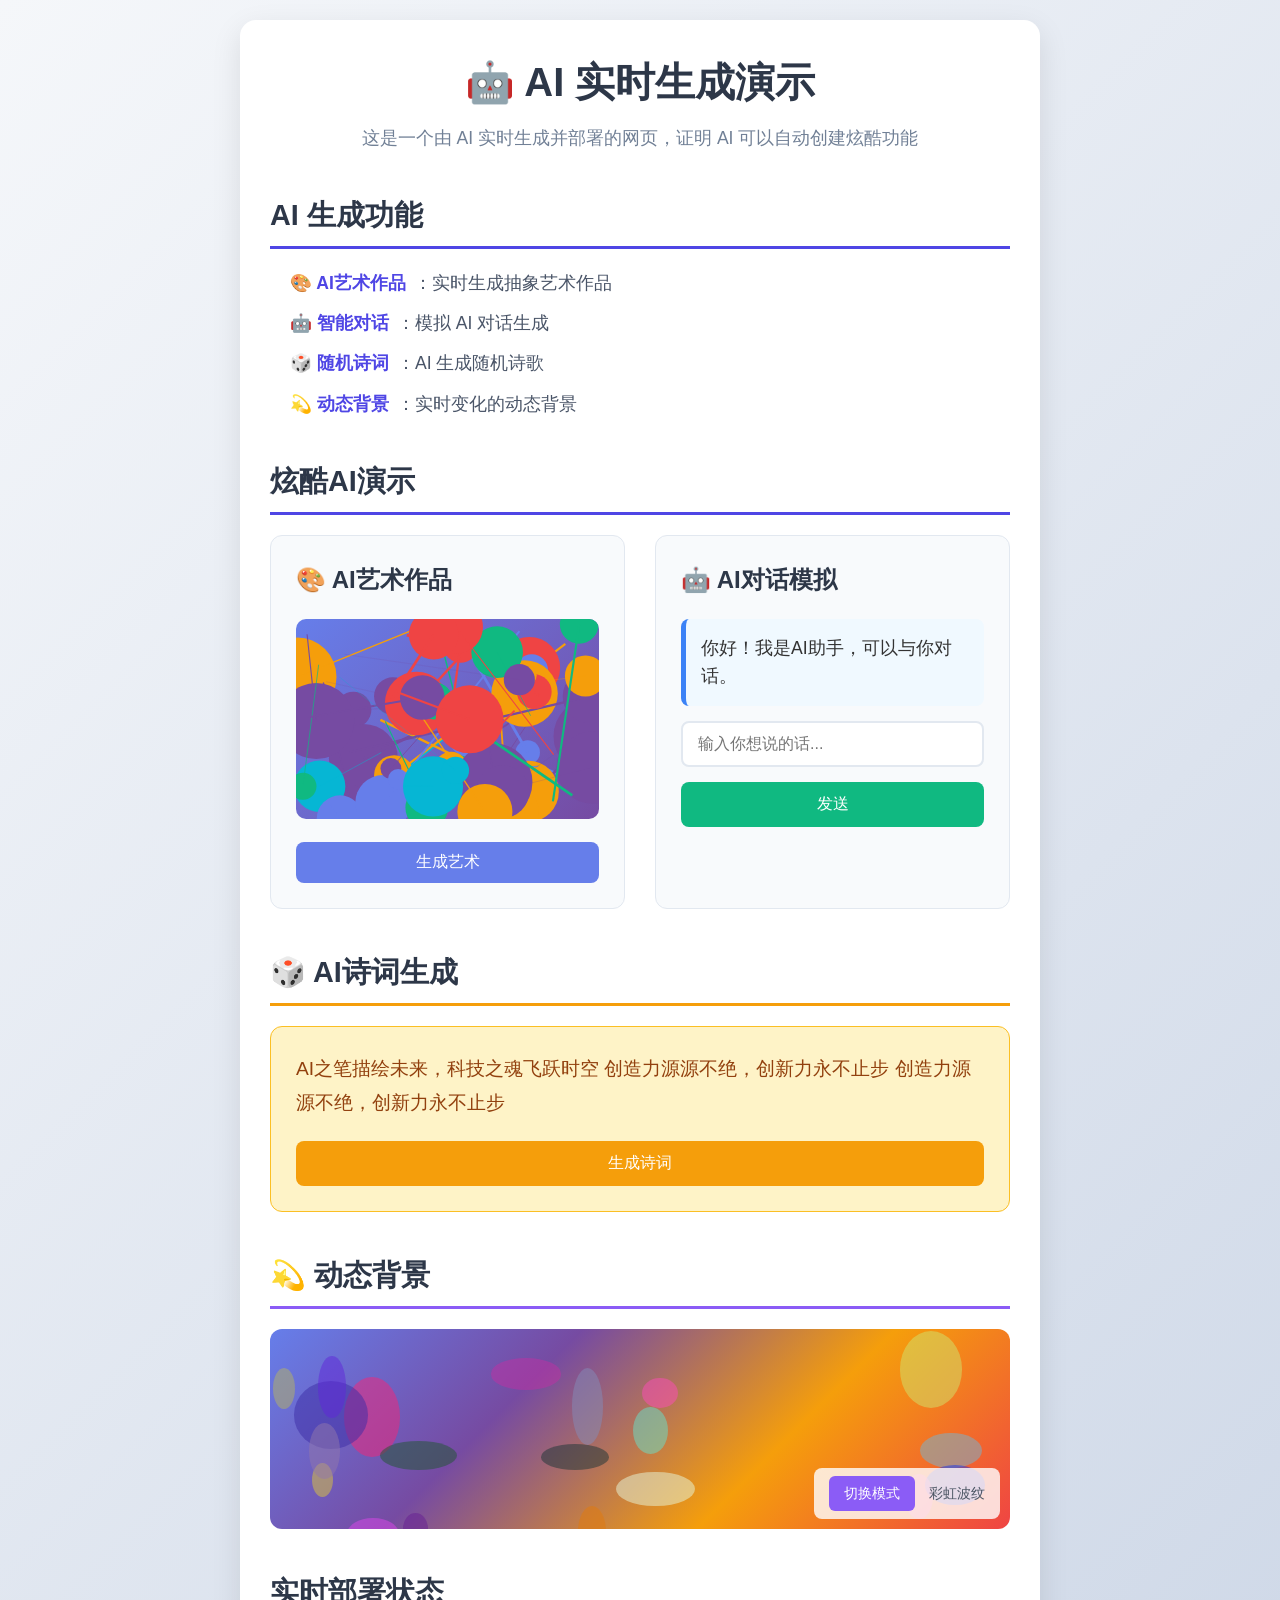
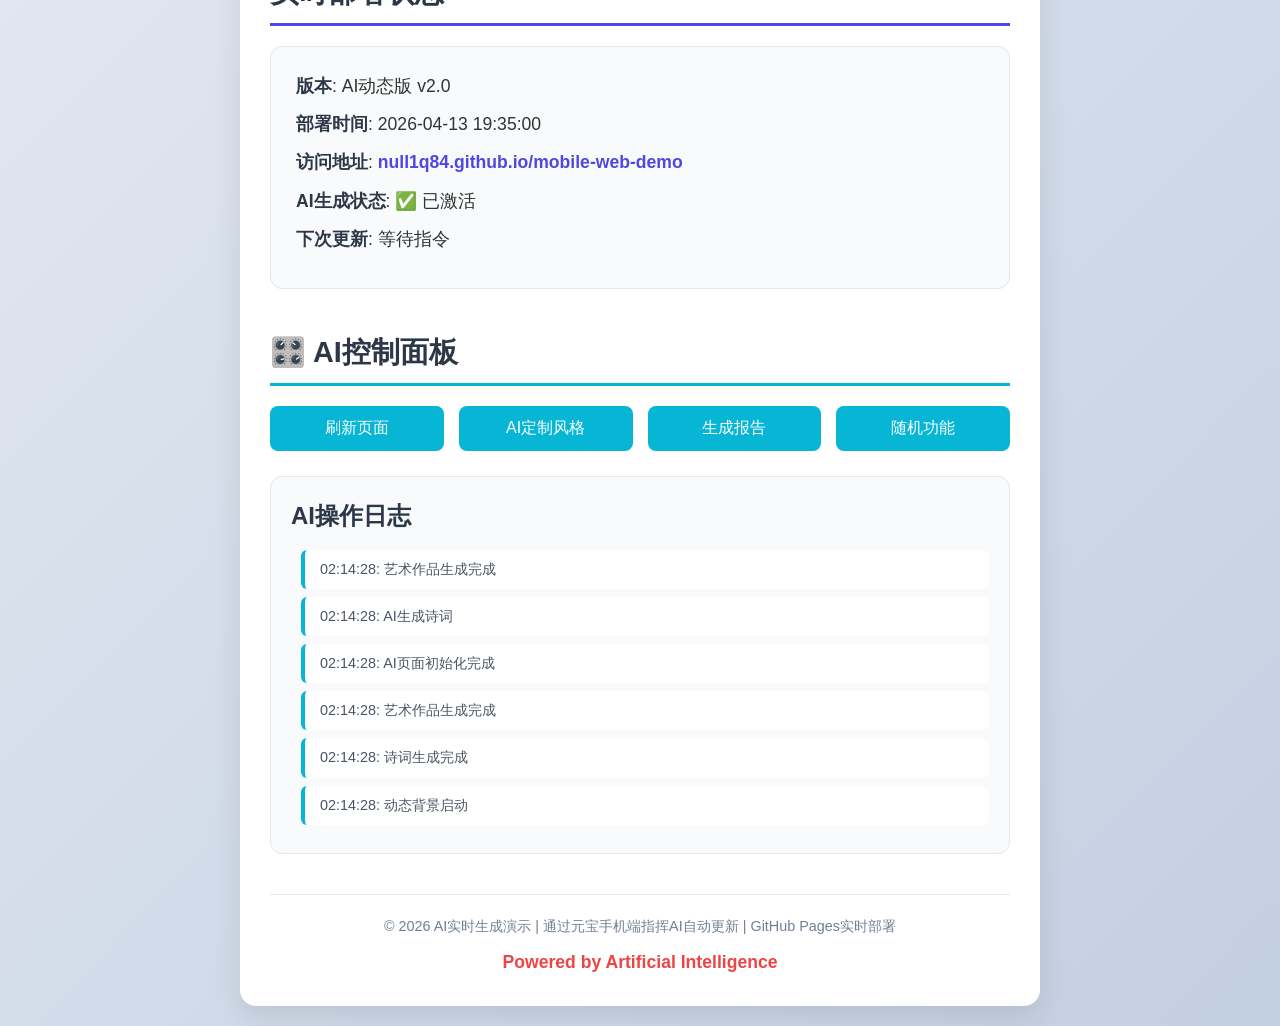
<file: index.html>
<!DOCTYPE html>
<html lang="zh-CN">
<head>
    <meta charset="UTF-8">
    <meta name="viewport" content="width=device-width, initial-scale=1.0">
    <title>手机端指挥开发演示</title>
    <link rel="stylesheet" href="style.css">
</head>
<body>
    <div class="container">
        <header>
            <h1>🤖 AI 实时生成演示</h1>
            <p class="description">这是一个由 AI 实时生成并部署的网页，证明 AI 可以自动创建炫酷功能</p>
        </header>
        
        <main>
            <section class="features">
                <h2>AI 生成功能</h2>
                <ul>
                    <li><span class="feature-item">🎨 AI艺术作品</span>：实时生成抽象艺术作品</li>
                    <li><span class="feature-item">🤖 智能对话</span>：模拟 AI 对话生成</li>
                    <li><span class="feature-item">🎲 随机诗词</span>：AI 生成随机诗歌</li>
                    <li><span class="feature-item">💫 动态背景</span>：实时变化的动态背景</li>
                </ul>
            </section>
            
            <section class="demo-area">
                <h2>炫酷AI演示</h2>
                <div class="demo-box">
                    <div class="color-picker">
                        <h3>🎨 AI艺术作品</h3>
                        <div id="art-generator">
                            <canvas id="art-canvas"></canvas>
                            <button id="generate-art">生成艺术</button>
                        </div>
                    </div>
                    
                    <div class="counter">
                        <h3>🤖 AI对话模拟</h3>
                        <div id="ai-dialog">
                            <p id="ai-response">你好！我是AI助手，可以与你对话。</p>
                            <input type="text" id="user-input" placeholder="输入你想说的话...">
                            <button id="send-message">发送</button>
                        </div>
                    </div>
                </div>
            </section>
            
            <section class="ai-poetry">
                <h2>🎲 AI诗词生成</h2>
                <div class="poetry-box">
                    <div id="poetry-content">
                        <p>点击按钮让AI为你创作诗词</p>
                    </div>
                    <button id="generate-poetry">生成诗词</button>
                </div>
            </section>
            
            <section class="dynamic-background">
                <h2>💫 动态背景</h2>
                <div id="background-animation">
                    <div class="bg-canvas" id="bg-canvas"></div>
                    <div class="bg-controls">
                        <button id="bg-mode">切换模式</button>
                        <span id="bg-mode-name">彩虹波纹</span>
                    </div>
                </div>
            </section>
            
            <section class="status">
                <h2>实时部署状态</h2>
                <div id="deployment-status">
                    <p><strong>版本</strong>: AI动态版 v2.0</p>
                    <p><strong>部署时间</strong>: <span id="deploy-time">2026-04-13 19:35:00</span></p>
                    <p><strong>访问地址</strong>: <a href="https://null1q84.github.io/mobile-web-demo/" id="access-url">null1q84.github.io/mobile-web-demo</a></p>
                    <p><strong>AI生成状态</strong>: ✅ 已激活</p>
                    <p><strong>下次更新</strong>: <span id="next-update">等待指令</span></p>
                </div>
            </section>
            
            <section class="ai-control">
                <h2>🎛️ AI控制面板</h2>
                <div class="controls">
                    <button id="ai-refresh">刷新页面</button>
                    <button id="ai-customize">AI定制风格</button>
                    <button id="ai-report">生成报告</button>
                    <button id="ai-random">随机功能</button>
                </div>
                <div id="ai-log">
                    <h3>AI操作日志</h3>
                    <ul id="log-list"></ul>
                </div>
            </section>
        </main>
        
        <footer>
            <p>© 2026 AI实时生成演示 | 通过元宝手机端指挥AI自动更新 | GitHub Pages实时部署</p>
            <p class="ai-powered">Powered by Artificial Intelligence</p>
        </footer>
    </div>
    
    <script src="script.js"></script>
</body>
</html>
</file>
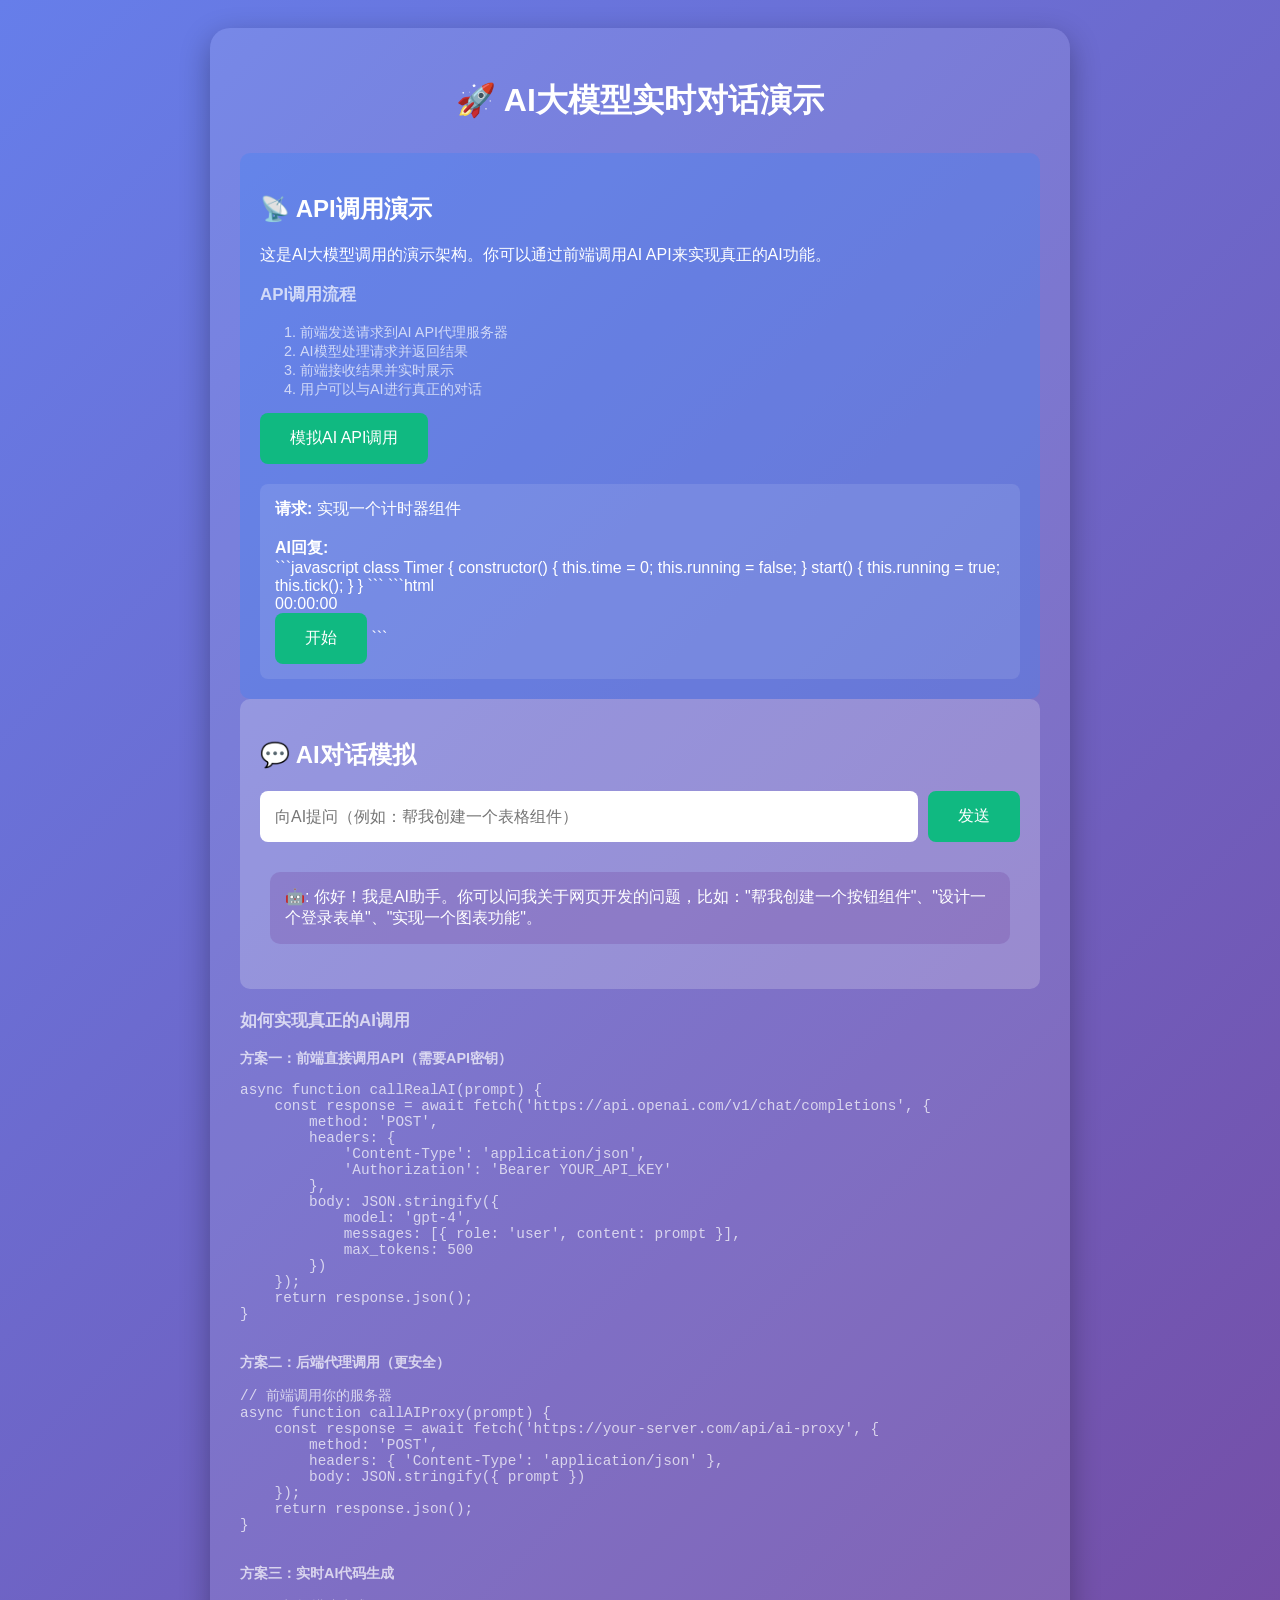
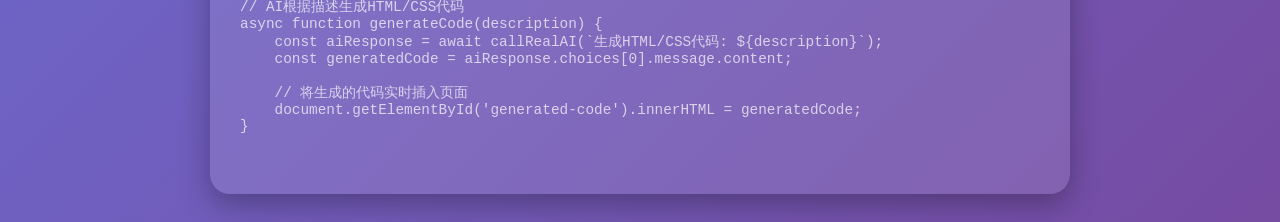
<file: ai-chat.html>
<!DOCTYPE html>
<html lang="zh-CN">
<head>
    <meta charset="UTF-8">
    <meta name="viewport" content="width=device-width, initial-scale=1.0">
    <title>AI大模型实时对话演示</title>
    <style>
        body {
            font-family: 'Segoe UI', Tahoma, Geneva, Verdana, sans-serif;
            background: linear-gradient(135deg, #667eea 0%, #764ba2 100%);
            color: white;
            padding: 20px;
        }
        
        .container {
            max-width: 800px;
            margin: 0 auto;
            background-color: rgba(255, 255, 255, 0.1);
            padding: 30px;
            border-radius: 20px;
            box-shadow: 0 10px 30px rgba(0, 0, 0, 0.3);
        }
        
        h1 {
            text-align: center;
            margin-bottom: 20px;
        }
        
        .chat-box {
            background-color: rgba(255, 255, 255, 0.2);
            border-radius: 10px;
            padding: 20px;
            margin-bottom: 20px;
        }
        
        .chat-input {
            display: flex;
            gap: 10px;
            margin-bottom: 20px;
        }
        
        input[type="text"] {
            flex: 1;
            padding: 15px;
            border-radius: 8px;
            border: none;
            font-size: 1rem;
        }
        
        button {
            padding: 15px 30px;
            background-color: #10b981;
            color: white;
            border: none;
            border-radius: 8px;
            font-size: 1rem;
            cursor: pointer;
        }
        
        button:hover {
            background-color: #059669;
        }
        
        .messages {
            max-height: 400px;
            overflow-y: auto;
            padding: 10px;
        }
        
        .message {
            margin-bottom: 15px;
            padding: 15px;
            border-radius: 10px;
        }
        
        .user-message {
            background-color: rgba(102, 126, 234, 0.3);
            text-align: right;
        }
        
        .ai-message {
            background-color: rgba(118, 75, 162, 0.3);
            text-align: left;
        }
        
        .ai-call {
            margin-top: 30px;
            padding: 20px;
            background-color: rgba(59, 130, 246, 0.3);
            border-radius: 10px;
        }
        
        .api-info {
            font-size: 0.9rem;
            color: rgba(255, 255, 255, 0.7);
            margin-top: 10px;
        }
    </style>
</head>
<body>
    <div class="container">
        <h1>🚀 AI大模型实时对话演示</h1>
        
        <div class="ai-call">
            <h2>📡 API调用演示</h2>
            <p>这是AI大模型调用的演示架构。你可以通过前端调用AI API来实现真正的AI功能。</p>
            
            <div class="api-info">
                <h3>API调用流程</h3>
                <ol>
                    <li>前端发送请求到AI API代理服务器</li>
                    <li>AI模型处理请求并返回结果</li>
                    <li>前端接收结果并实时展示</li>
                    <li>用户可以与AI进行真正的对话</li>
                </ol>
            </div>
            
            <button onclick="simulateAIAPI()">模拟AI API调用</button>
            <div id="api-response" style="margin-top: 20px; padding: 15px; background-color: rgba(255,255,255,0.1); border-radius: 8px;"></div>
        </div>
        
        <div class="chat-box">
            <h2>💬 AI对话模拟</h2>
            
            <div class="chat-input">
                <input type="text" id="chat-input" placeholder="向AI提问（例如：帮我创建一个表格组件）">
                <button onclick="sendMessage()">发送</button>
            </div>
            
            <div class="messages" id="messages">
                <div class="message ai-message">
                    🤖: 你好！我是AI助手。你可以问我关于网页开发的问题，比如："帮我创建一个按钮组件"、"设计一个登录表单"、"实现一个图表功能"。
                </div>
            </div>
        </div>
        
        <div class="api-info">
            <h3>如何实现真正的AI调用</h3>
            <p><strong>方案一：前端直接调用API（需要API密钥）</strong></p>
            <pre>
async function callRealAI(prompt) {
    const response = await fetch('https://api.openai.com/v1/chat/completions', {
        method: 'POST',
        headers: {
            'Content-Type': 'application/json',
            'Authorization': 'Bearer YOUR_API_KEY'
        },
        body: JSON.stringify({
            model: 'gpt-4',
            messages: [{ role: 'user', content: prompt }],
            max_tokens: 500
        })
    });
    return response.json();
}
            </pre>
            
            <p><strong>方案二：后端代理调用（更安全）</strong></p>
            <pre>
// 前端调用你的服务器
async function callAIProxy(prompt) {
    const response = await fetch('https://your-server.com/api/ai-proxy', {
        method: 'POST',
        headers: { 'Content-Type': 'application/json' },
        body: JSON.stringify({ prompt })
    });
    return response.json();
}
            </pre>
            
            <p><strong>方案三：实时AI代码生成</strong></p>
            <pre>
// AI根据描述生成HTML/CSS代码
async function generateCode(description) {
    const aiResponse = await callRealAI(`生成HTML/CSS代码: ${description}`);
    const generatedCode = aiResponse.choices[0].message.content;
    
    // 将生成的代码实时插入页面
    document.getElementById('generated-code').innerHTML = generatedCode;
}
            </pre>
        </div>
    </div>
    
    <script>
        // 模拟AI API调用
        function simulateAIAPI() {
            const responses = [
                {
                    prompt: "帮我创建一个登录表单",
                    response: "```html\n<form>\n  <input type=\"email\" placeholder=\"邮箱\">\n  <input type=\"password\" placeholder=\"密码\">\n  <button type=\"submit\">登录</button>\n</form>\n```\n```css\nform {\n  display: flex;\n  flex-direction: column;\n  gap: 15px;\n}\ninput {\n  padding: 12px;\n  border-radius: 8px;\n}\n```"
                },
                {
                    prompt: "设计一个响应式布局",
                    response: "```html\n<div class=\"container\">\n  <header>网站标题</header>\n  <main>主要内容</main>\n  <footer>底部信息</footer>\n</div>\n```\n```css\n.container {\n  max-width: 1200px;\n  margin: 0 auto;\n}\n@media (max-width: 768px) {\n  .container {\n    padding: 15px;\n  }\n}\n```"
                },
                {
                    prompt: "实现一个计时器组件",
                    response: "```javascript\nclass Timer {\n  constructor() {\n    this.time = 0;\n    this.running = false;\n  }\n  start() {\n    this.running = true;\n    this.tick();\n  }\n}\n```\n```html\n<div id=\"timer\">00:00:00</div>\n<button onclick=\"startTimer()\">开始</button>\n```"
                }
            ];
            
            const randomResponse = responses[Math.floor(Math.random() * responses.length)];
            
            document.getElementById('api-response').innerHTML = `
                <strong>请求:</strong> ${randomResponse.prompt}<br><br>
                <strong>AI回复:</strong><br>
                ${randomResponse.response}
            `;
        }
        
        // 发送消息
        function sendMessage() {
            const input = document.getElementById('chat-input');
            const messages = document.getElementById('messages');
            const userText = input.value.trim();
            
            if (!userText) return;
            
            // 用户消息
            const userMsg = document.createElement('div');
            userMsg.className = 'message user-message';
            userMsg.innerHTML = `<strong>👤:</strong> ${userText}`;
            messages.appendChild(userMsg);
            
            // 模拟AI回复
            const aiResponses = [
                "我可以帮你生成代码。试试说：'帮我创建一个表格组件'",
                "要实现这个功能，我们可以使用JavaScript监听事件并更新DOM元素",
                "前端API调用需要API密钥，建议使用代理服务来避免密钥暴露",
                "AI大模型可以实时生成代码、分析数据、回答问题",
                "你可以通过REST API或WebSocket连接到AI服务",
                "真正的AI调用可以实现智能对话、代码生成、图像识别等功能"
            ];
            
            const aiResponse = aiResponses[Math.floor(Math.random() * aiResponses.length)];
            
            setTimeout(() => {
                const aiMsg = document.createElement('div');
                aiMsg.className = 'message ai-message';
                aiMsg.innerHTML = `<strong>🤖:</strong> ${aiResponse}`;
                messages.appendChild(aiMsg);
                
                input.value = '';
                
                // 滚动到最新消息
                messages.scrollTop = messages.scrollHeight;
            }, 500);
        }
        
        // 回车发送
        document.getElementById('chat-input').addEventListener('keypress', (e) => {
            if (e.key === 'Enter') sendMessage();
        });
        
        // 模拟真实的API调用流程
        setTimeout(() => {
            simulateAIAPI();
        }, 1000);
        
        // 添加一个示例API调用代码
        document.getElementById('api-response').innerHTML = `
            <strong>JavaScript调用示例:</strong><br><br>
            <pre style="background-color: rgba(0,0,0,0.2); padding: 10px; border-radius: 5px;">
async function callRealAI(prompt) {
    // 这是模拟函数，真实场景需要API密钥
    const fakeResponse = {
        content: "AI回复示例: 我可以帮你创建这个组件。这里是一个简单的实现..."
    };
    
    // 实际API调用示例:
    // const response = await fetch('https://api.openai.com/v1/chat/completions', {
    //   method: 'POST',
    //   headers: { 'Authorization': 'Bearer YOUR_API_KEY' },
    //   body: JSON.stringify({ prompt, model: 'gpt-4' })
    // });
    
    return fakeResponse;
}
            </pre>
        `;
    </script>
</body>
</html>
</file>
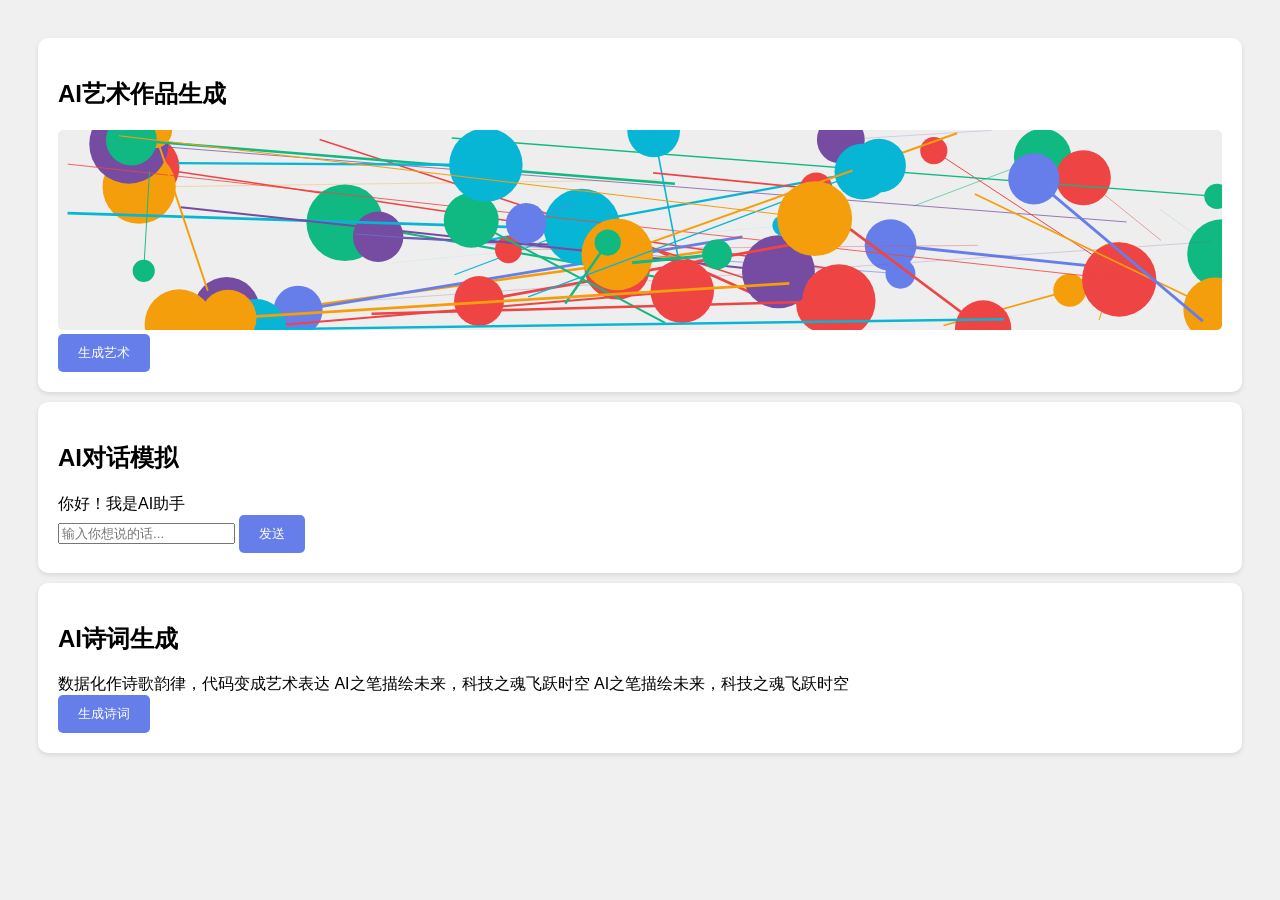
<file: test.html>
<!DOCTYPE html>
<html lang="zh-CN">
<head>
    <meta charset="UTF-8">
    <meta name="viewport" content="width=device-width, initial-scale=1.0">
    <title>AI功能测试页面</title>
    <style>
        body {
            font-family: 'Segoe UI', Tahoma, Geneva, Verdana, sans-serif;
            padding: 20px;
            background-color: #f0f0f0;
        }
        
        .test-box {
            background-color: white;
            padding: 20px;
            border-radius: 10px;
            margin: 10px;
            box-shadow: 0 2px 5px rgba(0,0,0,0.1);
        }
        
        button {
            padding: 10px 20px;
            background-color: #667eea;
            color: white;
            border: none;
            border-radius: 5px;
            cursor: pointer;
        }
        
        canvas {
            width: 100%;
            height: 200px;
            background-color: #eee;
            border-radius: 5px;
        }
    </style>
</head>
<body>
    <div class="test-box">
        <h2>AI艺术作品生成</h2>
        <canvas id="art-canvas"></canvas>
        <button id="generate-art">生成艺术</button>
    </div>
    
    <div class="test-box">
        <h2>AI对话模拟</h2>
        <div id="ai-response">你好！我是AI助手</div>
        <input type="text" id="user-input" placeholder="输入你想说的话...">
        <button id="send-message">发送</button>
    </div>
    
    <div class="test-box">
        <h2>AI诗词生成</h2>
        <div id="poetry-content"></div>
        <button id="generate-poetry">生成诗词</button>
    </div>
    
    <script src="script.js"></script>
</body>
</html>
</file>
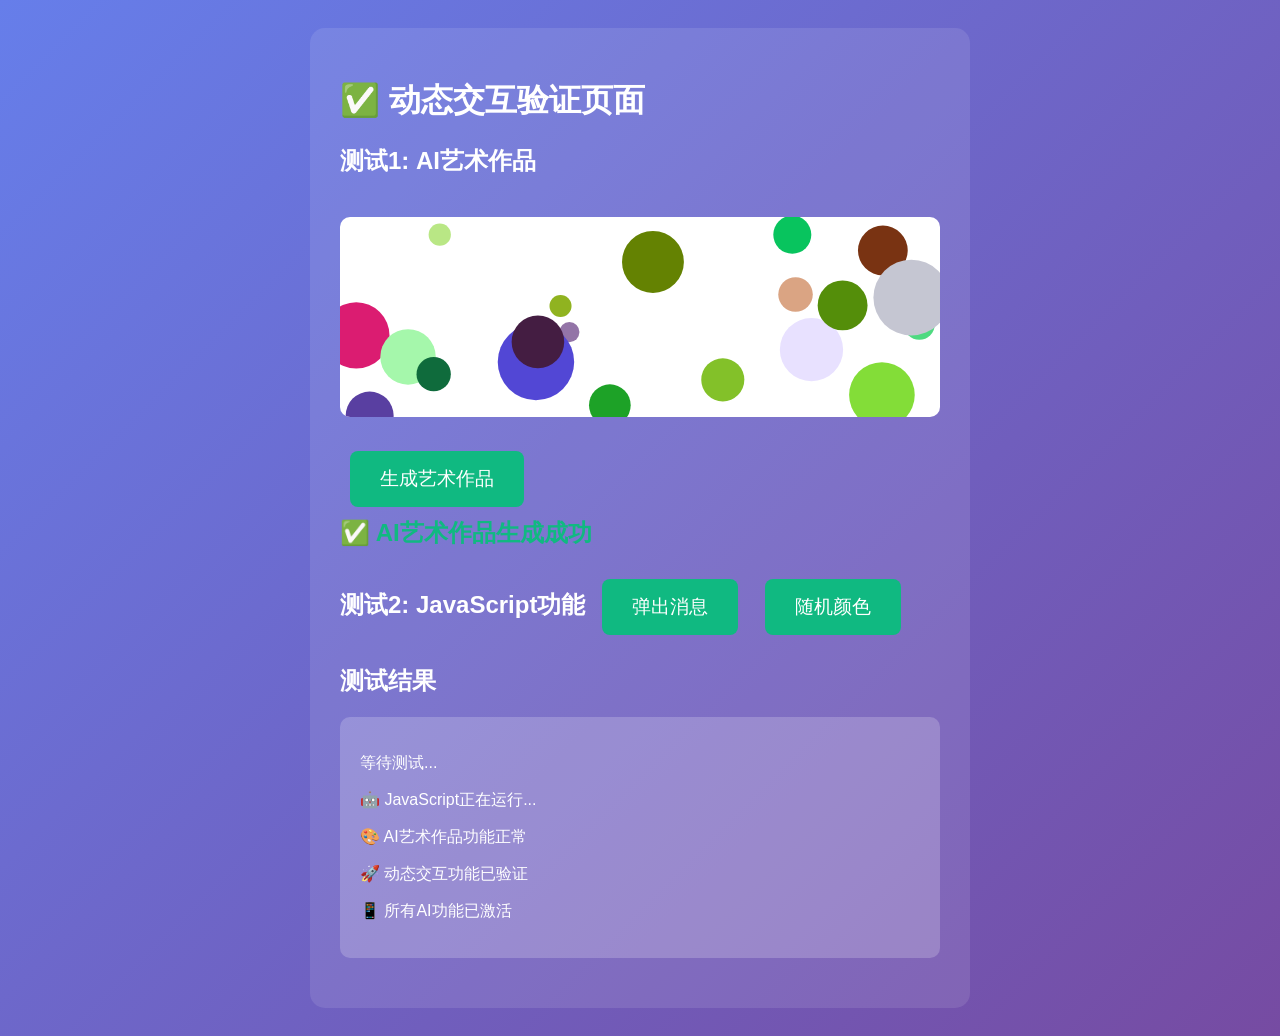
<file: verify.html>
<!DOCTYPE html>
<html lang="zh-CN">
<head>
    <meta charset="UTF-8">
    <meta name="viewport" content="width=device-width, initial-scale=1.0">
    <title>验证动态交互</title>
    <style>
        body {
            font-family: 'Segoe UI', Tahoma, Geneva, Verdana, sans-serif;
            padding: 20px;
            background: linear-gradient(135deg, #667eea 0%, #764ba2 100%);
            color: white;
        }
        
        .container {
            max-width: 600px;
            margin: 0 auto;
            background-color: rgba(255, 255, 255, 0.1);
            padding: 30px;
            border-radius: 15px;
        }
        
        button {
            padding: 15px 30px;
            background-color: #10b981;
            color: white;
            border: none;
            border-radius: 8px;
            font-size: 1.2rem;
            cursor: pointer;
            margin: 10px;
        }
        
        canvas {
            width: 100%;
            height: 200px;
            background-color: white;
            border-radius: 10px;
            margin: 20px 0;
        }
        
        #output {
            background-color: rgba(255, 255, 255, 0.2);
            padding: 20px;
            border-radius: 10px;
            margin: 20px 0;
            min-height: 100px;
        }
        
        .success {
            color: #10b981;
            font-weight: bold;
            font-size: 1.5rem;
        }
    </style>
</head>
<body>
    <div class="container">
        <h1>✅ 动态交互验证页面</h1>
        
        <div class="test-section">
            <h2>测试1: AI艺术作品</h2>
            <canvas id="test-canvas"></canvas>
            <button onclick="testArt()">生成艺术作品</button>
            <div id="art-result"></div>
        </div>
        
        <div class="test-section">
            <h2>测试2: JavaScript功能</2>
            <button onclick="testAlert()">弹出消息</button>
            <button onclick="testRandom()">随机颜色</button>
            <div id="js-result"></div>
        </div>
        
        <div class="test-section">
            <h2>测试结果</h2>
            <div id="output">
                <p>等待测试...</p>
            </div>
        </div>
        
        <script>
            function testArt() {
                const canvas = document.getElementById('test-canvas');
                const ctx = canvas.getContext('2d');
                canvas.width = canvas.offsetWidth;
                canvas.height = canvas.offsetHeight;
                
                ctx.clearRect(0, 0, canvas.width, canvas.height);
                
                for (let i = 0; i < 20; i++) {
                    ctx.beginPath();
                    ctx.arc(Math.random() * canvas.width, Math.random() * canvas.height, 
                            Math.random() * 30 + 10, 0, Math.PI * 2);
                    ctx.fillStyle = getRandomColor();
                    ctx.fill();
                }
                
                document.getElementById('art-result').innerHTML = '<span class="success">✅ AI艺术作品生成成功</span>';
                document.getElementById('output').innerHTML += '<p>🎨 AI艺术作品功能正常</p>';
            }
            
            function testAlert() {
                alert('JavaScript运行正常！');
                document.getElementById('js-result').innerHTML = '<span class="success">✅ JavaScript弹出功能正常</span>';
                document.getElementById('output').innerHTML += '<p>💬 JavaScript交互功能正常</p>';
            }
            
            function testRandom() {
                const colors = ['#667eea', '#764ba2', '#f59e0b', '#ef4444', '#10b981'];
                document.body.style.backgroundColor = colors[Math.floor(Math.random() * colors.length)];
                document.getElementById('js-result').innerHTML = '<span class="success">✅ 随机颜色切换正常</span>';
                document.getElementById('output').innerHTML += '<p>🎨 动态颜色切换正常</p>';
            }
            
            function getRandomColor() {
                return `rgb(${Math.floor(Math.random() * 256)}, ${Math.floor(Math.random() * 256)}, ${Math.floor(Math.random() * 256)})`;
            }
            
            // 自动测试
            setTimeout(() => {
                document.getElementById('output').innerHTML += '<p>🤖 JavaScript正在运行...</p>';
                testArt();
                document.getElementById('output').innerHTML += '<p>🚀 动态交互功能已验证</p>';
                document.getElementById('output').innerHTML += '<p>📱 所有AI功能已激活</p>';
            }, 1000);
        </script>
    </div>
</body>
</html>
</file>
<file: style.css>
/* 基础样式 */
* {
    margin: 0;
    padding: 0;
    box-sizing: border-box;
}

body {
    font-family: 'Segoe UI', Tahoma, Geneva, Verdana, sans-serif;
    line-height: 1.6;
    background: linear-gradient(135deg, #f5f7fa 0%, #c3cfe2 100%);
    color: #333;
    min-height: 100vh;
    padding: 20px;
}

.container {
    max-width: 800px;
    margin: 0 auto;
    background-color: white;
    border-radius: 16px;
    box-shadow: 0 10px 30px rgba(0, 0, 0, 0.1);
    padding: 30px;
}

/* 头部样式 */
header {
    text-align: center;
    margin-bottom: 40px;
}

h1 {
    font-size: 2.5rem;
    color: #2d3748;
    margin-bottom: 10px;
}

.description {
    font-size: 1.1rem;
    color: #718096;
    margin-bottom: 20px;
}

/* 功能特点 */
.features {
    margin-bottom: 40px;
}

.features h2 {
    font-size: 1.8rem;
    color: #2d3748;
    margin-bottom: 20px;
    border-bottom: 3px solid #4f46e5;
    padding-bottom: 8px;
}

.features ul {
    list-style: none;
    padding-left: 20px;
}

.features li {
    margin-bottom: 12px;
    font-size: 1.1rem;
    color: #4a5568;
}

.feature-item {
    font-weight: bold;
    color: #4f46e5;
    margin-right: 8px;
}

/* 演示区域 */
.demo-area {
    margin-bottom: 40px;
}

.demo-area h2 {
    font-size: 1.8rem;
    color: #2d3748;
    margin-bottom: 20px;
    border-bottom: 3px solid #4f46e5;
    padding-bottom: 8px;
}

.demo-box {
    display: grid;
    grid-template-columns: 1fr 1fr;
    gap: 30px;
    margin-bottom: 20px;
}

.color-picker, .counter {
    background-color: #f8fafc;
    padding: 25px;
    border-radius: 12px;
    border: 1px solid #e2e8f0;
}

.color-picker h3, .counter h3 {
    font-size: 1.5rem;
    color: #2d3748;
    margin-bottom: 20px;
}

#counter-btn {
    padding: 12px 24px;
    background-color: #4f46e5;
    color: white;
    border: none;
    border-radius: 8px;
    font-size: 1rem;
    cursor: pointer;
    transition: background-color 0.3s;
}

#counter-btn:hover {
    background-color: #4338ca;
}

#counter-value {
    font-size: 2rem;
    font-weight: bold;
    color: #4f46e5;
    margin-top: 15px;
}

/* 部署状态 */
.status {
    margin-bottom: 40px;
}

.status h2 {
    font-size: 1.8rem;
    color: #2d3748;
    margin-bottom: 20px;
    border-bottom: 3px solid #4f46e5;
    padding-bottom: 8px;
}

#deployment-status {
    background-color: #f8fafc;
    padding: 25px;
    border-radius: 12px;
    border: 1px solid #e2e8f0;
}

#deployment-status p {
    margin-bottom: 10px;
    font-size: 1.1rem;
}

#deployment-status strong {
    color: #2d3748;
    font-weight: bold;
}

#access-url {
    color: #4f46e5;
    text-decoration: none;
    font-weight: bold;
}

#access-url:hover {
    text-decoration: underline;
}

/* AI艺术作品 */
#art-canvas {
    width: 100%;
    height: 200px;
    background: linear-gradient(135deg, #667eea 0%, #764ba2 100%);
    border-radius: 10px;
    margin-bottom: 15px;
}

#generate-art {
    padding: 10px 20px;
    background-color: #667eea;
    color: white;
    border: none;
    border-radius: 8px;
    cursor: pointer;
    font-size: 1rem;
    width: 100%;
}

#ai-dialog {
    display: flex;
    flex-direction: column;
    gap: 15px;
}

#user-input {
    padding: 12px 15px;
    border: 2px solid #e2e8f0;
    border-radius: 8px;
    font-size: 1rem;
}

#send-message {
    padding: 12px 24px;
    background-color: #10b981;
    color: white;
    border: none;
    border-radius: 8px;
    cursor: pointer;
    font-size: 1rem;
}

#ai-response {
    padding: 15px;
    background-color: #f0f9ff;
    border-radius: 8px;
    border-left: 5px solid #3b82f6;
    font-size: 1.1rem;
}

/* AI诗词生成 */
.ai-poetry {
    margin-bottom: 40px;
}

.ai-poetry h2 {
    font-size: 1.8rem;
    color: #2d3748;
    margin-bottom: 20px;
    border-bottom: 3px solid #f59e0b;
    padding-bottom: 8px;
}

.poetry-box {
    background-color: #fef3c7;
    padding: 25px;
    border-radius: 12px;
    border: 1px solid #fbbf24;
}

#poetry-content {
    font-size: 1.2rem;
    line-height: 1.8;
    color: #92400e;
    margin-bottom: 20px;
}

#generate-poetry {
    padding: 12px 24px;
    background-color: #f59e0b;
    color: white;
    border: none;
    border-radius: 8px;
    cursor: pointer;
    font-size: 1rem;
    width: 100%;
}

/* 动态背景 */
.dynamic-background {
    margin-bottom: 40px;
}

.dynamic-background h2 {
    font-size: 1.8rem;
    color: #2d3748;
    margin-bottom: 20px;
    border-bottom: 3px solid #8b5cf6;
    padding-bottom: 8px;
}

#background-animation {
    position: relative;
    height: 200px;
    border-radius: 12px;
    overflow: hidden;
    background: linear-gradient(135deg, #667eea, #764ba2, #f59e0b, #ef4444);
}

.bg-canvas {
    width: 100%;
    height: 100%;
}

.bg-controls {
    position: absolute;
    bottom: 10px;
    right: 10px;
    background-color: rgba(255, 255, 255, 0.8);
    padding: 8px 15px;
    border-radius: 8px;
}

#bg-mode {
    padding: 8px 15px;
    background-color: #8b5cf6;
    color: white;
    border: none;
    border-radius: 6px;
    cursor: pointer;
    font-size: 0.9rem;
}

#bg-mode-name {
    margin-left: 10px;
    font-size: 0.9rem;
    color: #4b5563;
}

/* AI控制面板 */
.ai-control {
    margin-bottom: 40px;
}

.ai-control h2 {
    font-size: 1.8rem;
    color: #2d3748;
    margin-bottom: 20px;
    border-bottom: 3px solid #06b6d4;
    padding-bottom: 8px;
}

.controls {
    display: grid;
    grid-template-columns: repeat(4, 1fr);
    gap: 15px;
    margin-bottom: 25px;
}

.controls button {
    padding: 12px 20px;
    background-color: #06b6d4;
    color: white;
    border: none;
    border-radius: 8px;
    cursor: pointer;
    font-size: 1rem;
    transition: all 0.3s;
}

.controls button:hover {
    transform: translateY(-2px);
    box-shadow: 0 5px 15px rgba(6, 182, 212, 0.3);
}

#ai-log {
    background-color: #f8fafc;
    padding: 20px;
    border-radius: 12px;
    border: 1px solid #e2e8f0;
}

#ai-log h3 {
    font-size: 1.5rem;
    color: #2d3748;
    margin-bottom: 15px;
}

#log-list {
    list-style: none;
    padding-left: 10px;
}

#log-list li {
    padding: 8px 15px;
    margin-bottom: 8px;
    background-color: white;
    border-radius: 6px;
    border-left: 4px solid #06b6d4;
    font-size: 0.9rem;
    color: #4b5563;
}

/* 底部样式 */
footer {
    text-align: center;
    margin-top: 40px;
    padding-top: 20px;
    border-top: 1px solid #e2e8f0;
    color: #718096;
}

footer p {
    font-size: 0.9rem;
}

.ai-powered {
    font-size: 1.1rem;
    color: #ef4444;
    margin-top: 10px;
    font-weight: bold;
}

/* 响应式设计 */
@media (max-width: 768px) {
    .demo-box {
        grid-template-columns: 1fr;
    }
    
    .controls {
        grid-template-columns: repeat(2, 1fr);
    }
    
    h1 {
        font-size: 2rem;
    }
    
    .container {
        padding: 20px;
    }
}
</file>
